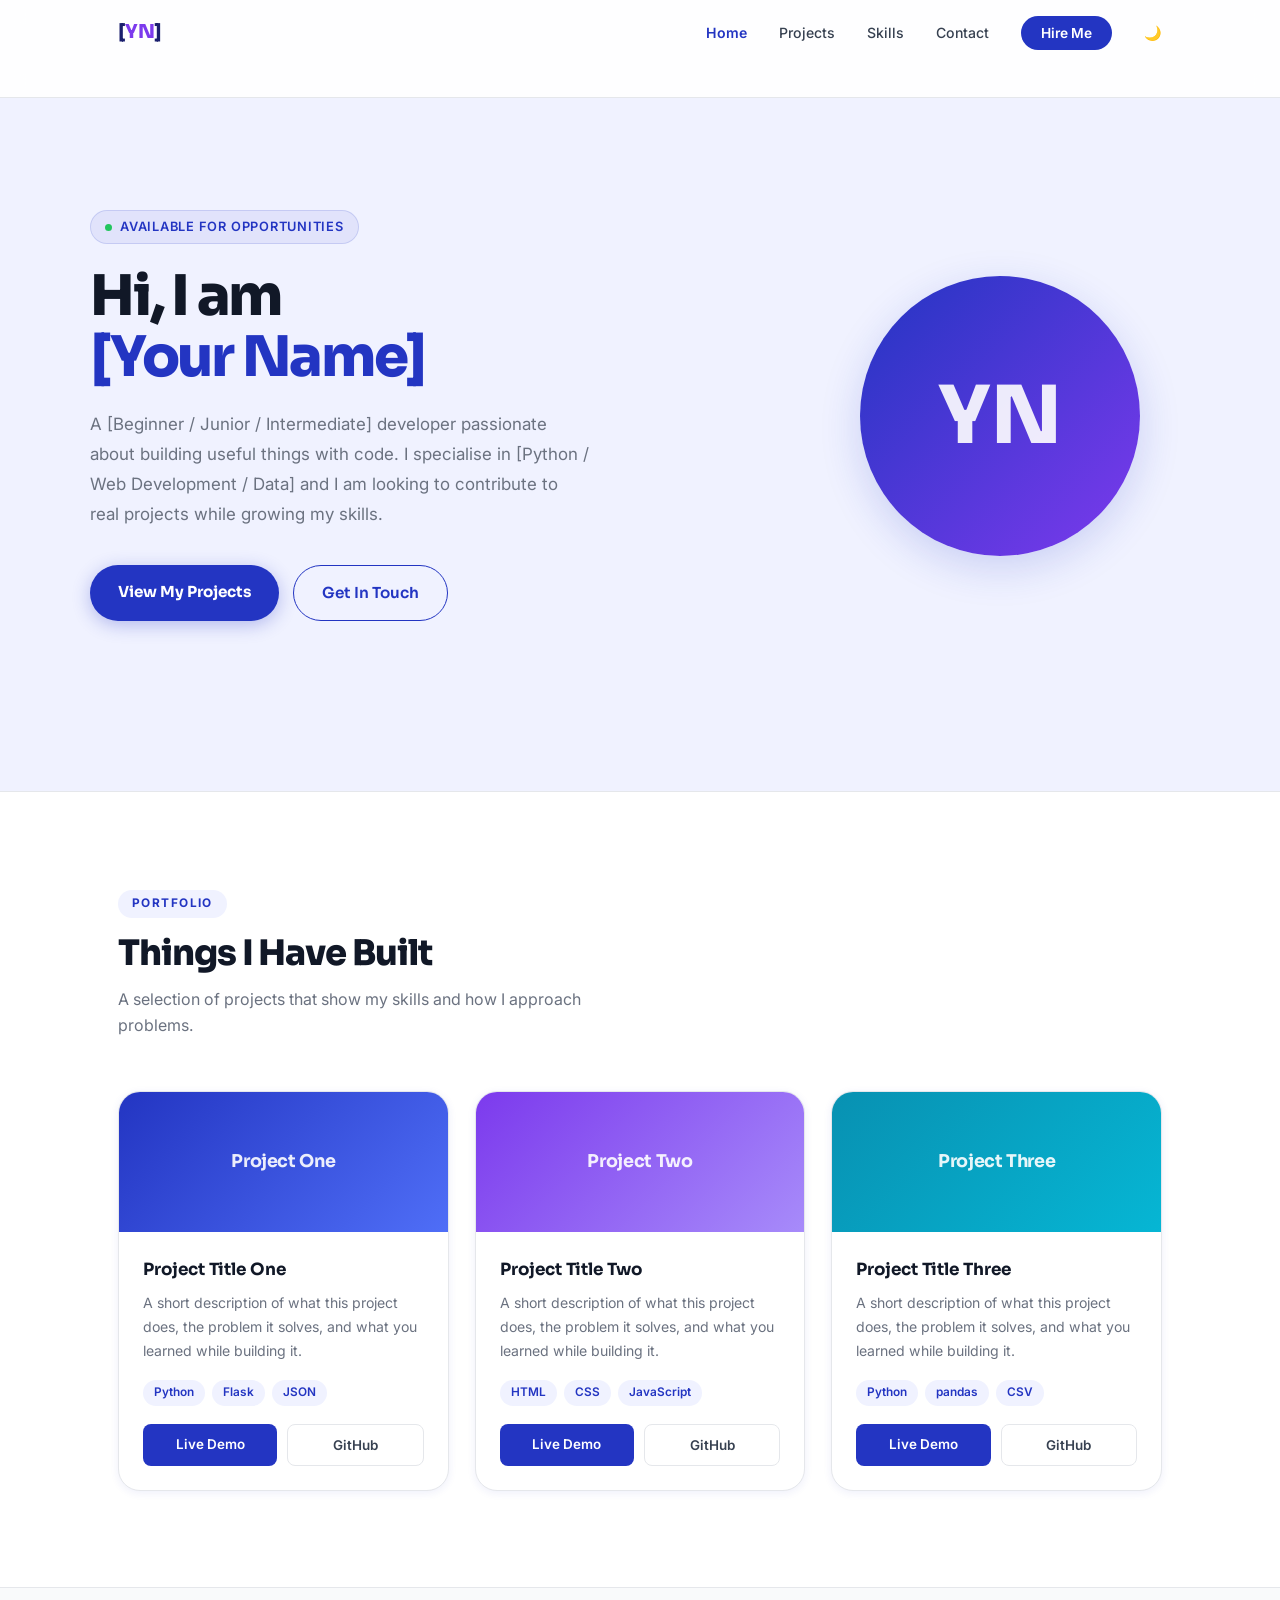
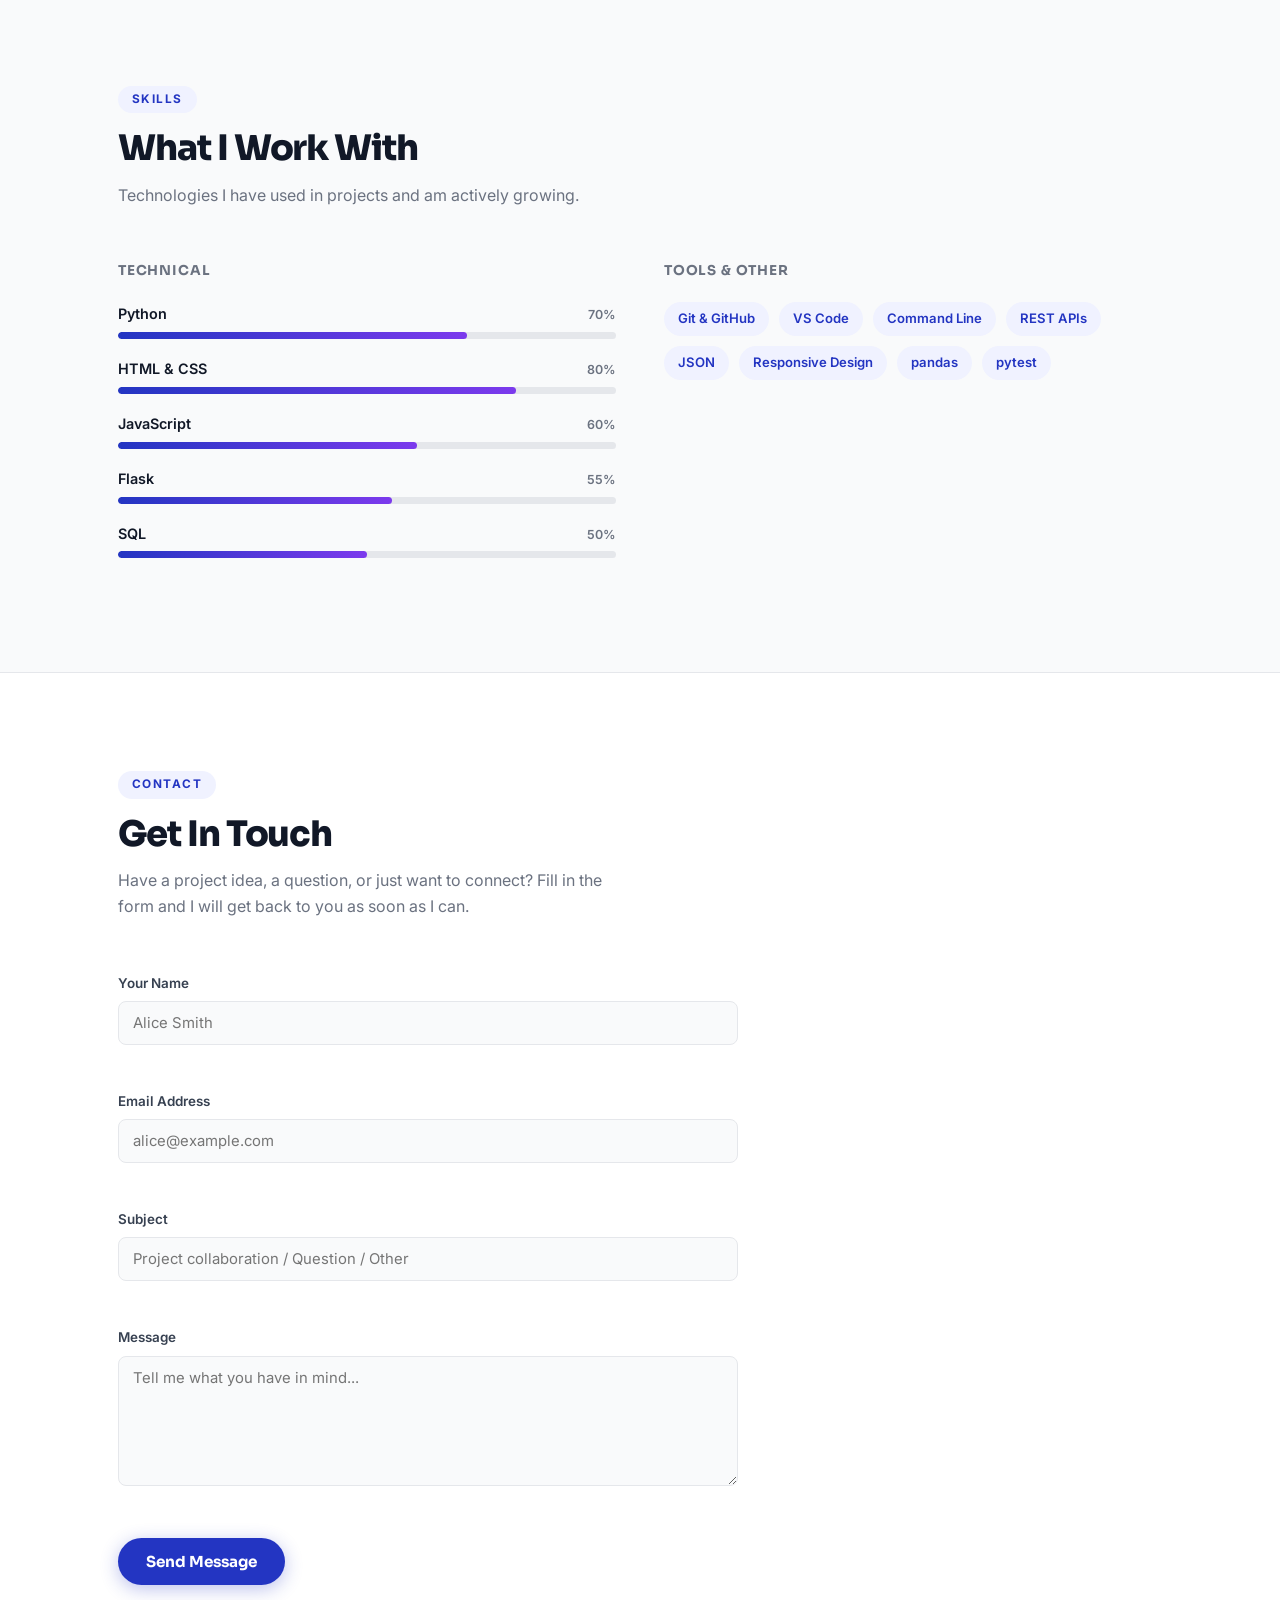
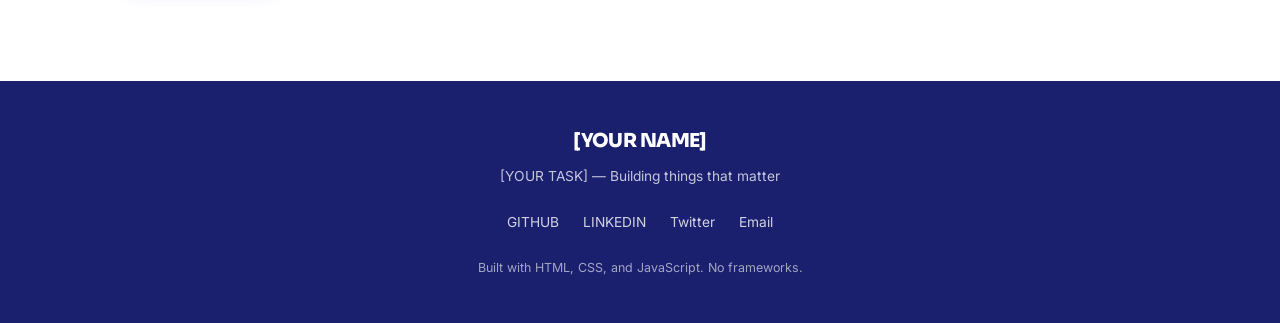
<file: starter_code/portfolio.html>
<!doctype html>
<!--
  portfolio.html
  ==============
  Project:    Personal Portfolio Website
  Difficulty: Beginner
  Skills:     HTML, CSS, JavaScript
  Time:       Low (a few hours)

  What you will build:
      A clean, professional personal portfolio website with five sections:
      navigation, hero, projects grid, skills list, and a contact form.
      The site is fully responsive and uses only HTML, CSS, and
      vanilla JavaScript — no frameworks, no build tools, no installs.

  How to run:
      Open this file directly in any web browser.
      No server or install step needed.

  Learning goals:
      - Writing semantic HTML5 structure
      - Using CSS Flexbox and CSS Grid for layout
      - Making a site responsive with media queries
      - Animating elements on scroll using IntersectionObserver
      - Validating a contact form with vanilla JavaScript
      - Organising CSS with custom properties (variables)

  Roadmap:
      Step 1:  Open the file in a browser — the structure and styles load
      Step 2:  Replace all placeholder text with your real information
      Step 3:  Complete the smooth-scroll navigation in initNavigation()
      Step 4:  Add your real projects to the projects grid (HTML section)
      Step 5:  Complete the skill bar animation in animateSkillBars()
      Step 6:  Complete the scroll reveal animation in initScrollReveal()
      Step 7:  Complete the contact form validation in validateForm()
      Step 8:  Make the mobile hamburger menu open and close in toggleMenu()
      Step 9:  Test every section on a 375px mobile screen using DevTools
      Step 10: Deploy to GitHub Pages (Settings > Pages > Deploy from main)

  Deployment (GitHub Pages):
      1. Push this file to a GitHub repository as index.html
      2. Go to repository Settings > Pages
      3. Set source to "Deploy from a branch" and select main / root
      4. Your site will be live at https://your-username.github.io/repo-name
-->

<html lang="en">
  <head>
    <meta charset="UTF-8" />
    <meta name="viewport" content="width=device-width, initial-scale=1.0" />
    <meta
      name="description"
      content="Portfolio of [Your Name] — [Your Title]"
    />
    <title>[Your Name] — Portfolio</title>

    <!-- Google Fonts -->
    <link
      href="https://fonts.googleapis.com/css2?family=Sora:wght@400;600;700;800&family=Inter:wght@400;500;600&display=swap"
      rel="stylesheet"
    />

    <style>
      /* ==============================================================
       CSS CUSTOM PROPERTIES
       Change these to reskin the entire site instantly.
      ============================================================== */

      /* =========================
   DARK MODE VARIABLES
   ========================= */

 body.dark {
  /* BUMPED UP: Made text brighter so it stands out against deep blue/slate */
  --color-text: #ffffff;       /* Pure white for headers/main titles */
  --color-text-mid: #f3f4f6;   /* Very bright light gray for normal paragraph text */
  --color-text-light: #cbd5e1; /* Clear, readable light gray for captions/muted text */

  /* Your backgrounds are fine, keeping them deep and clean */
  --color-bg: #0f172a;
  --color-bg-soft: #111827;
  --color-bg-hero: #0b1220;

  /* BUMPED UP: Made borders slightly lighter so they are actually visible */
  --color-border: #334155; 

  /* ACCENTS: Vibrant blues that pass contrast rules on dark backgrounds */
  --color-primary: #60a5fa;    /* Bright sky blue */
  --color-primary-dk: #93c5fd; /* Lightened this up so if it's used for text, it's readable */
}
      :root {
        --color-primary: #2335c2;
        --color-primary-dk: #1a1f6e;
        --color-accent: #7c3aed;
        --color-accent-lt: #a78bfa;
        --color-yellow: #fbbf24;
        --color-text: #111827;
        --color-text-mid: #374151;
        --color-text-light: #6b7280;
        --color-border: #e5e7eb;
        --color-bg: #ffffff;
        --color-bg-soft: #f9fafb;
        --color-bg-hero: #f0f2ff;

        --font-display: "Sora", sans-serif;
        --font-body: "Inter", sans-serif;

        --radius-sm: 8px;
        --radius-md: 14px;
        --radius-lg: 22px;
        --radius-full: 9999px;

        --shadow-sm: 0 2px 8px rgba(35, 53, 194, 0.08);
        --shadow-md: 0 6px 24px rgba(35, 53, 194, 0.13);
        --shadow-lg: 0 12px 40px rgba(35, 53, 194, 0.18);

        --transition: 0.2s ease;
      }

      /* ==============================================================
       RESET
       ============================================================== */
      *,
      *::before,
      *::after {
        box-sizing: border-box;
        margin: 0;
        padding: 0;
      }
      html {
        scroll-behavior: smooth;
      }
      body {
        font-family: var(--font-body);
        color: var(--color-text);
        background: var(--color-bg);
        line-height: 1.65;
        -webkit-font-smoothing: antialiased;
      }
      img {
        display: block;
        max-width: 100%;
      }
      a {
        color: var(--color-primary);
        text-decoration: none;
      }
      a:hover {
        text-decoration: underline;
      }
      ul {
        list-style: none;
      }

      /* ==============================================================
       SHARED UTILITIES
       ============================================================== */
      .container {
        max-width: 1100px;
        margin: 0 auto;
        padding: 0 28px;
      }

      .section-label {
        display: inline-block;
        font-size: 0.74rem;
        font-weight: 700;
        letter-spacing: 0.12em;
        text-transform: uppercase;
        color: var(--color-primary);
        background: var(--color-bg-hero);
        border-radius: var(--radius-full);
        padding: 4px 14px;
        margin-bottom: 14px;
      }

      .section-title {
        font-family: var(--font-display);
        font-size: clamp(1.6rem, 3vw, 2.2rem);
        font-weight: 800;
        color: var(--color-text);
        letter-spacing: -0.03em;
        line-height: 1.2;
        margin-bottom: 12px;
      }

      .section-sub {
        font-size: 1rem;
        color: var(--color-text-light);
        max-width: 520px;
        margin-bottom: 52px;
      }

      /* Scroll-reveal: elements start invisible and slide up into view */
      .reveal {
        opacity: 0;
        transform: translateY(28px);
        transition:
          opacity 0.55s ease,
          transform 0.55s ease;
      }
      .reveal.visible {
        opacity: 1;
        transform: translateY(0);
      }

      /* ==============================================================
       NAVIGATION
       ============================================================== */
      .navbar {
        position: fixed;
        top: 0;
        left: 0;
        right: 0;
        z-index: 100;
        background: rgba(255, 255, 255, 0.92);
        backdrop-filter: blur(12px);
        -webkit-backdrop-filter: blur(12px);
        border-bottom: 1px solid var(--color-border);
      }

      body.dark .navbar {
        background: rgba(15, 23, 42, 0.92);
      }

      .nav-inner {
        max-width: 1100px;
        margin: 0 auto;
        padding: 0 28px;
        height: 64px;
        display: flex;
        align-items: center;
        justify-content: space-between;
      }

      .nav-logo {
        font-family: var(--font-display);
        font-size: 1.2rem;
        font-weight: 800;
        color: var(--color-primary-dk);
        letter-spacing: -0.03em;
      }

      /* TODO Step 2: Replace [YN] with your actual initials */
      .nav-logo span {
        color: var(--color-accent);
      }

      .nav-links {
        display: flex;
        align-items: center;
        gap: 32px;
      }

      .nav-link {
        font-size: 0.88rem;
        font-weight: 500;
        color: var(--color-text-mid);
        transition: color var(--transition);
      }
      .nav-link:hover {
        color: var(--color-primary);
        text-decoration: none;
      }
      .nav-link.active {
        color: var(--color-primary);
        font-weight: 600;
      }

      .nav-cta {
        padding: 9px 20px;
        background: var(--color-primary);
        color: #fff;
        border-radius: var(--radius-full);
        font-size: 0.86rem;
        font-weight: 600;
        transition: opacity var(--transition);
      }
      .nav-cta:hover {
        opacity: 0.88;
        text-decoration: none;
      }

      /* Hamburger icon (mobile only) */
      .nav-hamburger {
        display: none;
        flex-direction: column;
        gap: 5px;
        background: none;
        border: none;
        cursor: pointer;
        padding: 4px;
      }
      .nav-hamburger span {
        display: block;
        width: 22px;
        height: 2px;
        background: var(--color-text);
        border-radius: 2px;
        transition:
          transform var(--transition),
          opacity var(--transition);
      }
      /* Hamburger open state — handled by JS */
      .nav-hamburger.open span:nth-child(1) {
        transform: translateY(7px) rotate(45deg);
      }
      .nav-hamburger.open span:nth-child(2) {
        opacity: 0;
      }
      .nav-hamburger.open span:nth-child(3) {
        transform: translateY(-7px) rotate(-45deg);
      }

      /* Mobile nav drawer */
      .nav-mobile {
        display: flex;
        flex-direction: column;
        padding: 12px 28px 20px;
        border-top: 1px solid var(--color-border);
        background: var(--color-bg);

        /* NEW: hidden state */
        max-height: 0;
        overflow: hidden;
        opacity: 0;
        transform: translateY(-10px);
        transition: all 0.3s ease;
      }

      .nav-mobile.open {
        max-height: 300px;
        opacity: 1;
        transform: translateY(0);
      }

      /* ==============================================================
       HERO SECTION
       ============================================================== */
      .hero {
        padding: 130px 28px 90px;
        background: var(--color-bg-hero);
        border-bottom: 1px solid var(--color-border);
        min-height: 88vh;
        display: flex;
        align-items: center;
      }

      .hero-inner {
        max-width: 1100px;
        margin: 0 auto;
        display: grid;
        grid-template-columns: 1fr 380px;
        gap: 64px;
        align-items: center;
        width: 100%;
      }

      .hero-tag {
        display: inline-flex;
        align-items: center;
        gap: 8px;
        font-size: 0.8rem;
        font-weight: 600;
        letter-spacing: 0.06em;
        text-transform: uppercase;
        color: var(--color-primary);
        background: rgba(35, 53, 194, 0.07);
        border: 1px solid rgba(35, 53, 194, 0.15);
        border-radius: var(--radius-full);
        padding: 5px 14px;
        margin-bottom: 22px;
      }
      .hero-tag-dot {
        width: 7px;
        height: 7px;
        border-radius: 50%;
        background: #22c55e;
      }

      .hero-heading {
        font-family: var(--font-display);
        font-size: clamp(2.2rem, 5vw, 3.5rem);
        font-weight: 800;
        color: var(--color-text);
        letter-spacing: -0.04em;
        line-height: 1.1;
        margin-bottom: 20px;
      }
      .hero-heading .accent {
        color: var(--color-primary);
      }

      .hero-sub {
        font-size: 1.06rem;
        color: var(--color-text-light);
        line-height: 1.78;
        max-width: 500px;
        margin-bottom: 36px;
      }

      .hero-actions {
        display: flex;
        gap: 14px;
        flex-wrap: wrap;
      }

      .btn-primary {
        padding: 14px 28px;
        background: var(--color-primary);
        color: #fff;
        border: none;
        border-radius: var(--radius-full);
        font-family: var(--font-display);
        font-size: 0.95rem;
        font-weight: 700;
        cursor: pointer;
        box-shadow: 0 4px 18px rgba(35, 53, 194, 0.3);
        transition:
          opacity var(--transition),
          transform var(--transition);
        text-decoration: none;
        display: inline-block;
      }
      .btn-primary:hover {
        opacity: 0.9;
        transform: translateY(-2px);
        text-decoration: none;
      }

      .btn-ghost {
        padding: 14px 28px;
        background: transparent;
        color: var(--color-primary);
        border: 1.5px solid var(--color-primary);
        border-radius: var(--radius-full);
        font-family: var(--font-display);
        font-size: 0.95rem;
        font-weight: 600;
        cursor: pointer;
        transition: background var(--transition);
        text-decoration: none;
        display: inline-block;
      }
      .btn-ghost:hover {
        background: var(--color-bg-hero);
        text-decoration: none;
      }

      /* Avatar placeholder on the right side of the hero */
      .hero-avatar-wrap {
        display: flex;
        justify-content: center;
      }
      .hero-avatar {
        width: 280px;
        height: 280px;
        border-radius: 50%;
        background: linear-gradient(
          135deg,
          var(--color-primary) 0%,
          var(--color-accent) 100%
        );
        display: flex;
        align-items: center;
        justify-content: center;
        font-family: var(--font-display);
        font-size: 5rem;
        font-weight: 800;
        color: rgba(255, 255, 255, 0.9);
        box-shadow: var(--shadow-lg);
        flex-shrink: 0;

        /* TODO Step 2: Replace this with an <img> tag pointing to your real photo.
         Example: <img src="photo.jpg" alt="Your Name" class="hero-avatar" />
         Then remove the background-color and text content. */
      }

      /* ==============================================================
       PROJECTS SECTION
       ============================================================== */
      .projects-section {
        padding: 96px 0;
        background: var(--color-bg);
      }

      .projects-grid {
        display: grid;
        grid-template-columns: repeat(auto-fill, minmax(300px, 1fr));
        gap: 26px;
      }

      .project-card {
        border: 1.5px solid var(--color-border);
        border-radius: var(--radius-lg);
        overflow: hidden;
        background: var(--color-bg);
        box-shadow: var(--shadow-sm);
        display: flex;
        flex-direction: column;
        transition:
          box-shadow var(--transition),
          transform var(--transition),
          border-color var(--transition);
      }
      .project-card:hover {
        box-shadow: var(--shadow-md);
        transform: translateY(-5px);
        border-color: rgba(35, 53, 194, 0.25);
      }

      /* Coloured banner at the top of each card */
      .project-banner {
        height: 140px;
        display: flex;
        align-items: center;
        justify-content: center;
        font-family: var(--font-display);
        font-size: 1.1rem;
        font-weight: 700;
        color: rgba(255, 255, 255, 0.9);
        letter-spacing: -0.02em;
      }

      /* TODO Step 4: Replace these generic colours with real project screenshots.
       Use <img src="screenshot.png" alt="..." class="project-banner-img" loading="lazy" />
       and set height: 180px on .project-card img */

      .banner-blue {
        background: linear-gradient(135deg, #2335c2, #4f6ef7);
      }
      .banner-purple {
        background: linear-gradient(135deg, #7c3aed, #a78bfa);
      }
      .banner-teal {
        background: linear-gradient(135deg, #0891b2, #06b6d4);
      }

      .project-body {
        padding: 24px;
        flex: 1;
        display: flex;
        flex-direction: column;
      }

      .project-title {
        font-family: var(--font-display);
        font-size: 1.05rem;
        font-weight: 700;
        color: var(--color-text);
        margin-bottom: 8px;
      }

      .project-desc {
        font-size: 0.88rem;
        color: var(--color-text-light);
        line-height: 1.68;
        flex: 1;
        margin-bottom: 18px;
      }

      .project-tags {
        display: flex;
        flex-wrap: wrap;
        gap: 7px;
        margin-bottom: 18px;
      }
      .tag {
        font-size: 0.74rem;
        font-weight: 600;
        padding: 3px 11px;
        border-radius: var(--radius-full);
        background: var(--color-bg-hero);
        color: var(--color-primary);
      }

      .project-links {
        display: flex;
        gap: 10px;
      }
      .project-link {
        flex: 1;
        padding: 9px 14px;
        font-size: 0.84rem;
        font-weight: 600;
        text-align: center;
        border-radius: var(--radius-sm);
        transition:
          background var(--transition),
          color var(--transition);
      }
      .project-link--primary {
        background: var(--color-primary);
        color: #fff;
      }
      .project-link--primary:hover {
        opacity: 0.88;
        text-decoration: none;
        color: #fff;
      }
      .project-link--ghost {
        border: 1.5px solid var(--color-border);
        color: var(--color-text-mid);
      }
      .project-link--ghost:hover {
        border-color: var(--color-primary);
        color: var(--color-primary);
        text-decoration: none;
      }

      /* ==============================================================
       SKILLS SECTION
       ============================================================== */
      .skills-section {
        padding: 96px 0;
        background: var(--color-bg-soft);
        border-top: 1px solid var(--color-border);
        border-bottom: 1px solid var(--color-border);
      }

      .skills-grid {
        display: grid;
        grid-template-columns: 1fr 1fr;
        gap: 48px;
      }

      .skills-group-title {
        font-family: var(--font-display);
        font-size: 0.85rem;
        font-weight: 700;
        letter-spacing: 0.06em;
        text-transform: uppercase;
        color: var(--color-text-light);
        margin-bottom: 20px;
      }

      .skill-item {
        margin-bottom: 18px;
      }

      .skill-header {
        display: flex;
        justify-content: space-between;
        align-items: baseline;
        margin-bottom: 6px;
      }
      .skill-name {
        font-size: 0.9rem;
        font-weight: 600;
        color: var(--color-text);
      }
      .skill-pct {
        font-size: 0.78rem;
        font-weight: 600;
        color: var(--color-text-light);
      }

      .skill-track {
        height: 7px;
        background: var(--color-border);
        border-radius: var(--radius-full);
        overflow: hidden;
      }
      /* Width starts at 0 and is animated to data-pct by JS */
      .skill-bar {
        height: 100%;
        width: 0%;
        background: linear-gradient(
          90deg,
          var(--color-primary),
          var(--color-accent)
        );
        border-radius: var(--radius-full);
        transition: width 1s ease;
      }

      /* ==============================================================
       CONTACT SECTION
       ============================================================== */
      .contact-section {
        padding: 96px 0;
        background: var(--color-bg);
      }

      .contact-inner {
        max-width: 620px;
      }

      .form-group {
        margin-bottom: 22px;
      }

      label {
        display: block;
        font-size: 0.84rem;
        font-weight: 600;
        color: var(--color-text-mid);
        margin-bottom: 7px;
      }

      .form-control {
        width: 100%;
        padding: 12px 14px;
        border: 1.5px solid var(--color-border);
        border-radius: var(--radius-sm);
        font-family: var(--font-body);
        font-size: 0.93rem;
        color: var(--color-text);
        background: var(--color-bg-soft);
        transition:
          border-color var(--transition),
          box-shadow var(--transition);
      }
      .form-control:focus {
        outline: none;
        border-color: var(--color-primary);
        box-shadow: 0 0 0 3px rgba(35, 53, 194, 0.1);
        background: #fff;
      }
      .form-control.error-field {
        border-color: #dc2626;
      }

      textarea.form-control {
        resize: vertical;
        min-height: 130px;
      }

      .form-error {
        font-size: 0.8rem;
        color: #dc2626;
        margin-top: 5px;
        min-height: 18px;
        font-weight: 500;
      }

      .form-success {
        padding: 14px 18px;
        background: #dcfce7;
        border: 1px solid #86efac;
        border-radius: var(--radius-sm);
        font-size: 0.88rem;
        color: #166534;
        font-weight: 500;
        display: none;
        margin-bottom: 16px;
      }

      
/* LIGHT MODE (Default): Deep blue background, clean white text */
.contact-section button, 
.btn-primary, 
.submit-btn {
  color: #ffffff !important; 
  font-weight: 700;
}

/* DARK MODE: Light blue background, crisp black text */
body.dark .contact-section button, 
body.dark .btn-primary, 
body.dark .submit-btn {
  color: #0f172a !important;
}

 /* ==============================================================
   FOOTER STRUCTURE
   ============================================================== */
.footer {
  background: var(--color-primary-dk);
  padding: 44px 28px;
  text-align: center;
}
.footer-name {
  font-family: var(--font-display);
  font-size: 1.2rem;
  font-weight: 800;
  letter-spacing: -0.03em;
  margin-bottom: 8px;
}
.footer-tagline {
  font-size: 0.86rem;
  margin-bottom: 24px;
}
.footer-links {
  display: flex;
  justify-content: center;
  gap: 24px;
  flex-wrap: wrap;
}
.footer-links a {
  font-size: 0.86rem;
  transition: color var(--transition);
}
.footer-links a:hover {
  text-decoration: underline;
}
.footer-copy {
  font-size: 0.78rem;
  margin-top: 24px;
}

/* ==============================================================
   FOOTER COLORS: LIGHT MODE (Default - White Text)
   ============================================================== */
.footer-name {
  color: #ffffff !important;
}
.footer-tagline {
  color: rgba(255, 255, 255, 0.75) !important;
}
.footer-links a {
  color: rgba(255, 255, 255, 0.8) !important;
}
.footer-links a:hover {
  color: #ffffff !important;
}
.footer-copy {
  color: rgba(255, 255, 255, 0.6) !important;
}

/* ==============================================================
   FOOTER COLORS: DARK MODE (body.dark - Black Text)
   ============================================================== */
body.dark .footer-name {
  color: #0f172a !important;
}
body.dark .footer-tagline {
  color: rgba(15, 23, 42, 0.75) !important;
}
body.dark .footer-links a {
  color: rgba(15, 23, 42, 0.8) !important;
}
body.dark .footer-links a:hover {
  color: #000000 !important;
}
body.dark .footer-copy {
  color: rgba(15, 23, 42, 0.6) !important;
}

      
      /* ==============================================================
       RESPONSIVE
       ============================================================== */
      @media (max-width: 900px) {
        .hero-inner {
          grid-template-columns: 1fr;
        }
        .hero-avatar-wrap {
          order: -1;
        }
        .hero-avatar {
          width: 180px;
          height: 180px;
          font-size: 3rem;
        }
        .skills-grid {
          grid-template-columns: 1fr;
          gap: 32px;
        }
      }

      @media (max-width: 640px) {
        .nav-links {
          display: none;
        }
        .nav-hamburger {
          display: flex;
        }
        .hero {
          padding: 110px 20px 72px;
        }
        .hero-heading {
          font-size: 2rem;
        }
        .container {
          padding: 0 20px;
        }
        .projects-grid {
          grid-template-columns: 1fr;
        }
      }
    </style>
  </head>
  <body>
    <!-- ============================================================
       NAVIGATION
       ============================================================ -->
    <nav class="navbar" id="navbar">
      <div class="nav-inner">
        <!-- TODO Step 2: Replace [YN] with your initials and [Your Name] below -->
        <a href="#home" class="nav-logo">[<span>YN</span>]</a>
        

        <ul class="nav-links">
          <li><a href="#home" class="nav-link active">Home</a></li>
          <li><a href="#projects" class="nav-link">Projects</a></li>
          <li><a href="#skills" class="nav-link">Skills</a></li>
          <li><a href="#contact" class="nav-link">Contact</a></li>
          <li><a href="#contact" class="nav-cta">Hire Me</a></li>

          <li>
          <button
            id="theme-toggle"
            class="nav-link"
            style="background: none; border: none; cursor: pointer"
            aria-label="Toggle dark mode"
          >
            🌙
          </button>
        </li>

        </ul>

        <button
          class="nav-hamburger"
          id="hamburger"
          aria-label="Toggle navigation"
          aria-expanded="false"
        >
          <span></span><span></span><span></span>
        </button>
      </div>

      <!-- Mobile navigation drawer -->
      <div class="nav-mobile" id="nav-mobile">
        <a href="#home" onclick="closeMenu()">Home</a>
        <a href="#projects" onclick="closeMenu()">Projects</a>
        <a href="#skills" onclick="closeMenu()">Skills</a>
        <a href="#contact" onclick="closeMenu()">Contact</a>
      </div>
    </nav>

    <!-- ============================================================
       HERO SECTION
       ============================================================ -->
    <section class="hero" id="home">
      <div class="hero-inner">
        <div class="hero-copy">
          <!-- TODO Step 2: Update the tag text to reflect your current status -->
          <div class="hero-tag">
            <span class="hero-tag-dot"></span>
            Available for opportunities
          </div>

          <!-- TODO Step 2: Replace with your real name and title -->
          <h1 class="hero-heading">
            Hi, I am<br />
            <span class="accent">[Your Name]</span>
          </h1>

          <!-- TODO Step 2: Write 2-3 sentences about yourself -->
          <p class="hero-sub">
            A [Beginner / Junior / Intermediate] developer passionate about
            building useful things with code. I specialise in [Python / Web
            Development / Data] and I am looking to contribute to real projects
            while growing my skills.
          </p>

          <div class="hero-actions">
            <a href="#projects" class="btn-primary">View My Projects</a>
            <a href="#contact" class="btn-ghost">Get In Touch</a>
          </div>
        </div>

        <!-- TODO Step 2: Replace the initials with your photo -->
        <div class="hero-avatar-wrap">
          <div class="hero-avatar" aria-label="Profile photo placeholder">
            <!-- Replace this entire div with:
               <img src="your-photo.jpg" alt="[Your Name]" class="hero-avatar" />
          -->
            YN
          </div>
        </div>
      </div>
    </section>

    <!-- ============================================================
       PROJECTS SECTION
       ============================================================ -->
    <section class="projects-section" id="projects">
      <div class="container">
        <div class="reveal">
          <div class="section-label">Portfolio</div>
          <h2 class="section-title">Things I Have Built</h2>
          <p class="section-sub">
            A selection of projects that show my skills and how I approach
            problems.
            <!-- TODO Step 4: Update this text -->
          </p>
        </div>

        <div class="projects-grid">
          <!-- ---- Project Card 1 ---- -->
          <!-- TODO Step 4: Replace with your real project details -->

          <article class="project-card reveal">
            <div class="project-banner banner-blue">
              <!-- Replace this with a screenshot: <img src="screenshot.png" alt="Project name" loading="lazy"> -->

              Project One
            </div>
            <div class="project-body">
              <h3 class="project-title">Project Title One</h3>
              <p class="project-desc">
                A short description of what this project does, the problem it
                solves, and what you learned while building it.
              </p>
              <div class="project-tags">
                <span class="tag">Python</span>
                <span class="tag">Flask</span>
                <span class="tag">JSON</span>
              </div>
              <div class="project-links">
                <!-- TODO Step 4: Replace # with your real GitHub and live URLs -->

                <a
                  href="#"
                  class="project-link project-link--primary"
                  target="_blank"
                  rel="noopener noreferrer"
                  >Live Demo</a
                >
                <a
                  href="#"
                  class="project-link project-link--ghost"
                  target="_blank"
                  rel="noopener noreferrer"
                  >GitHub</a
                >
              </div>
            </div>
          </article>

          <!-- ---- Project Card 2 ---- -->
          <article class="project-card reveal">
            <div class="project-banner banner-purple">Project Two</div>
            <div class="project-body">
              <h3 class="project-title">Project Title Two</h3>
              <p class="project-desc">
                A short description of what this project does, the problem it
                solves, and what you learned while building it.
              </p>
              <div class="project-tags">
                <span class="tag">HTML</span>
                <span class="tag">CSS</span>
                <span class="tag">JavaScript</span>
              </div>
              <div class="project-links">
                <a
                  href="#"
                  class="project-link project-link--primary"
                  target="_blank"
                  rel="noopener noreferrer"
                  >Live Demo</a
                >
                <a
                  href="#"
                  class="project-link project-link--ghost"
                  target="_blank"
                  rel="noopener noreferrer"
                  >GitHub</a
                >
              </div>
            </div>
          </article>

          <!-- ---- Project Card 3 ---- -->
          <article class="project-card reveal">
            <div class="project-banner banner-teal">Project Three</div>
            <div class="project-body">
              <h3 class="project-title">Project Title Three</h3>
              <p class="project-desc">
                A short description of what this project does, the problem it
                solves, and what you learned while building it.
              </p>
              <div class="project-tags">
                <span class="tag">Python</span>
                <span class="tag">pandas</span>
                <span class="tag">CSV</span>
              </div>
              <div class="project-links">
                <a
                  href="#"
                  class="project-link project-link--primary"
                  target="_blank"
                  rel="noopener noreferrer"
                  >Live Demo</a
                >
                <a
                  href="#"
                  class="project-link project-link--ghost"
                  target="_blank"
                  rel="noopener noreferrer"
                  >GitHub</a
                >
              </div>
            </div>
          </article>
        </div>
      </div>
    </section>

    <!-- ============================================================
       SKILLS SECTION
       ============================================================ -->
    <section class="skills-section" id="skills">
      <div class="container">
        <div class="reveal">
          <div class="section-label">Skills</div>
          <h2 class="section-title">What I Work With</h2>
          <p class="section-sub">
            Technologies I have used in projects and am actively growing.
          </p>
        </div>

        <div class="skills-grid reveal">
          <!-- Left column: technical skills with animated bars -->
          <div>
            <p class="skills-group-title">Technical</p>

            <!--
            data-pct sets the target width for the animated bar.
            TODO Step 2: Update skill names and percentages to match your real abilities.
            Be honest — interviewers will ask about anything on your portfolio.
          -->
            <div class="skill-item">
              <div class="skill-header">
                <span class="skill-name">Python</span>
                <span class="skill-pct">70%</span>
              </div>
              <div class="skill-track">
                <div class="skill-bar" data-pct="70"></div>
              </div>
            </div>

            <div class="skill-item">
              <div class="skill-header">
                <span class="skill-name">HTML &amp; CSS</span>
                <span class="skill-pct">80%</span>
              </div>
              <div class="skill-track">
                <div class="skill-bar" data-pct="80"></div>
              </div>
            </div>

            <div class="skill-item">
              <div class="skill-header">
                <span class="skill-name">JavaScript</span>
                <span class="skill-pct">60%</span>
              </div>
              <div class="skill-track">
                <div class="skill-bar" data-pct="60"></div>
              </div>
            </div>

            <div class="skill-item">
              <div class="skill-header">
                <span class="skill-name">Flask</span>
                <span class="skill-pct">55%</span>
              </div>
              <div class="skill-track">
                <div class="skill-bar" data-pct="55"></div>
              </div>
            </div>

            <div class="skill-item">
              <div class="skill-header">
                <span class="skill-name">SQL</span>
                <span class="skill-pct">50%</span>
              </div>
              <div class="skill-track">
                <div class="skill-bar" data-pct="50"></div>
              </div>
            </div>
          </div>

          <!-- Right column: other skills as a tag cloud -->
          <div>
            <p class="skills-group-title">Tools &amp; Other</p>
            <!-- TODO Step 2: Add or remove tags to match your real toolkit -->
            <div class="project-tags" style="gap: 10px">
              <span class="tag" style="font-size: 0.82rem; padding: 6px 14px"
                >Git &amp; GitHub</span
              >
              <span class="tag" style="font-size: 0.82rem; padding: 6px 14px"
                >VS Code</span
              >
              <span class="tag" style="font-size: 0.82rem; padding: 6px 14px"
                >Command Line</span
              >
              <span class="tag" style="font-size: 0.82rem; padding: 6px 14px"
                >REST APIs</span
              >
              <span class="tag" style="font-size: 0.82rem; padding: 6px 14px"
                >JSON</span
              >
              <span class="tag" style="font-size: 0.82rem; padding: 6px 14px"
                >Responsive Design</span
              >
              <span class="tag" style="font-size: 0.82rem; padding: 6px 14px"
                >pandas</span
              >
              <span class="tag" style="font-size: 0.82rem; padding: 6px 14px"
                >pytest</span
              >
            </div>
          </div>
        </div>
      </div>
    </section>

    <!-- ============================================================
       CONTACT SECTION
       ============================================================ -->
    <section class="contact-section" id="contact">
      <div class="container">
        <div class="contact-inner">
          <div class="reveal">
            <div class="section-label">Contact</div>
            <h2 class="section-title">Get In Touch</h2>
            <p class="section-sub">
              Have a project idea, a question, or just want to connect? Fill in
              the form and I will get back to you as soon as I can.
            </p>
          </div>

          <!-- Success message (shown after valid submission) -->
          <div class="form-success" id="form-success">
            Your message has been sent. I will be in touch soon.
          </div>

          <form id="contact-form" class="reveal" novalidate>
            <div class="form-group">
              <label for="name">Your Name</label>
              <input
                type="text"
                id="name"
                name="name"
                class="form-control"
                placeholder="Alice Smith"
                autocomplete="name"
              />
              <div class="form-error" id="name-error"></div>
            </div>

            <div class="form-group">
              <label for="email">Email Address</label>
              <input
                type="email"
                id="email"
                name="email"
                class="form-control"
                placeholder="alice@example.com"
                autocomplete="email"
              />
              <div class="form-error" id="email-error"></div>
            </div>

            <div class="form-group">
              <label for="subject">Subject</label>
              <input
                type="text"
                id="subject"
                name="subject"
                class="form-control"
                placeholder="Project collaboration / Question / Other"
              />
              <div class="form-error" id="subject-error"></div>
            </div>

            <div class="form-group">
              <label for="message">Message</label>
              <textarea
                id="message"
                name="message"
                class="form-control"
                placeholder="Tell me what you have in mind..."
              ></textarea>
              <div class="form-error" id="message-error"></div>
            </div>

            <button type="submit" class="btn-primary" id="submit-btn">
              Send Message
            </button>
          </form>
        </div>
      </div>
    </section>

    <!-- ============================================================
       FOOTER
       ============================================================ -->
    <footer class="footer">
      <!-- TODO Step 2: Replace [Your Name] and [Your Title] -->

      <div class="footer-name">[YOUR NAME]</div>
      <p class="footer-tagline">[YOUR TASK] — Building things that matter</p>

      <div class="footer-links">
        <!-- TODO Step 2: Replace # with your real profile URLs -->

        <a href="#" target="_blank" rel="noopener noreferrer">GITHUB</a>
        <a href="#" target="_blank" rel="noopener noreferrer">LINKEDIN</a>
        <a href="#" target="_blank" rel="noopener noreferrer">Twitter</a>
        <a href="mailto:you@example.com">Email</a>
      </div>

      <p class="footer-copy">
        Built with HTML, CSS, and JavaScript. No frameworks.
      </p>
    </footer>

    <!-- ============================================================
       JAVASCRIPT
       ============================================================ -->
    <script>
      // =========================
      // DARK MODE TOGGLE
      // =========================

      function initTheme() {
  var toggleBtn = document.getElementById("theme-toggle");
  var body = document.body;

  var savedTheme = localStorage.getItem("theme");

  if (savedTheme === "dark") {
    body.classList.add("dark");
    toggleBtn.textContent = "☀️";
    toggleBtn.setAttribute("aria-label", "Switch to light mode");
  } else {
    toggleBtn.setAttribute("aria-label", "Switch to dark mode");
  }

  toggleBtn.addEventListener("click", function () {
    body.classList.toggle("dark");

    var isDark = body.classList.contains("dark");

    toggleBtn.textContent = isDark ? "☀️" : "🌙";
    toggleBtn.setAttribute(
      "aria-label",
      isDark ? "Switch to light mode" : "Switch to dark mode"
    );

    localStorage.setItem("theme", isDark ? "dark" : "light");
  });
}

      // ==========================================================
      // TODO Step 3: initNavigation()
      // Highlight the correct nav link as the user scrolls between sections.
      //
      // Tasks:
      //   1. Collect all nav links: document.querySelectorAll(".nav-link")
      //   2. Collect all sections with an id: document.querySelectorAll("section[id]")
      //   3. Add a "scroll" event listener to window.
      //   4. On each scroll event, find which section is currently in the
      //      viewport by comparing window.scrollY to section.offsetTop.
      //      The active section is the one whose top is just above the middle
      //      of the viewport:
      //        section.offsetTop - window.innerHeight / 2 <= window.scrollY
      //   5. Remove "active" class from all nav links.
      //   6. Add "active" class to the link whose href matches #<section.id>.
      // ==========================================================

      function initNavigation() {
        const navLinks = document.querySelectorAll(".nav-link");
        const sections = document.querySelectorAll("section[id]");

        function updateActiveLink() {
          let currentSection = "";

          sections.forEach((section) => {
            const sectionTop = section.offsetTop - window.innerHeight / 2;

            if (window.scrollY >= sectionTop) {
              currentSection = section.getAttribute("id");
            }
          });

          navLinks.forEach((link) => {
            link.classList.remove("active");

            if (link.getAttribute("href") === `#${currentSection}`) {
              link.classList.add("active");
            }
          });
        }

        window.addEventListener("scroll", updateActiveLink);

        updateActiveLink();
      }

      // ==========================================================
      // TODO Step 8: toggleMenu() and closeMenu()
      // Open and close the mobile navigation drawer.
      //
      // toggleMenu() tasks:
      //   1. Toggle the "open" class on #hamburger.
      //   2. Toggle the "open" class on #nav-mobile.
      //   3. Update aria-expanded on the hamburger button:
      //        var isOpen = hamburger.classList.contains("open");
      //        hamburger.setAttribute("aria-expanded", isOpen);
      //
      // closeMenu() tasks:
      //   1. Remove "open" from #hamburger.
      //   2. Remove "open" from #nav-mobile.
      //   3. Set aria-expanded to "false".
      //
      // Wire toggleMenu() to the hamburger button's onclick below.
      // closeMenu() is already called by each mobile nav link (see HTML).
      // ==========================================================

      function toggleMenu() {
        // --- Write your code here ---
        const hamburger = document.getElementById("hamburger");
        const mobileNav = document.getElementById("nav-mobile");

        hamburger.classList.toggle("open");
        mobileNav.classList.toggle("open");

        const isOpen = hamburger.classList.contains("open");
        hamburger.setAttribute("aria-expanded", isOpen);
      }

      function closeMenu() {
        const hamburger = document.getElementById("hamburger");
        const mobileNav = document.getElementById("nav-mobile");

        hamburger.classList.remove("open");
        mobileNav.classList.remove("open");

        hamburger.setAttribute("aria-expanded", "false");
      }

      // Wire the hamburger button — already connected, no change needed here
      document
        .getElementById("hamburger")
        .addEventListener("click", toggleMenu);

      // ==========================================================
      // TODO Step 5: animateSkillBars()
      // Animate the skill bar widths from 0% to their data-pct value.
      //
      // Tasks:
      //   1. Select all elements with class "skill-bar":
      //        document.querySelectorAll(".skill-bar")
      //   2. Loop through each bar.
      //   3. Read the target percentage: bar.getAttribute("data-pct")
      //   4. Set bar.style.width = pct + "%"
      //      The CSS transition: width 1s ease handles the animation automatically.
      //
      // This function is called by initScrollReveal() when the skills section
      // enters the viewport — so the animation only fires when the user can see it.
      // ==========================================================

      function animateSkillBars() {
        // --- Write your code here ---
        const bars = document.querySelectorAll(".skill-bar");

        bars.forEach((bar) => {
          const pct = bar.getAttribute("data-pct");

          bar.style.width = pct + "%";
        });
      }

      // ==========================================================
      // TODO Step 6: initScrollReveal()
      // Use IntersectionObserver to reveal elements as they scroll into view.
      //
      // Tasks:
      //   1. Select all elements with class "reveal".
      //   2. Create an IntersectionObserver:
      //        var observer = new IntersectionObserver(function(entries) {
      //            entries.forEach(function(entry) {
      //                if (entry.isIntersecting) {
      //                    entry.target.classList.add("visible");
      //                    // If this is the skills section, animate bars
      //                    if (entry.target.closest("#skills")) {
      //                        animateSkillBars();
      //                    }
      //                    observer.unobserve(entry.target); // Fire once only
      //                }
      //            });
      //        }, { threshold: 0.15 }); // Fire when 15% of element is visible
      //   3. Call observer.observe(el) on each reveal element.
      // ==========================================================

      function initScrollReveal() {
        // --- Write your code here ---
        const revealElements = document.querySelectorAll(".reveal");

        const observer = new IntersectionObserver(
          function (entries) {
            entries.forEach(function (entry) {
              if (entry.isIntersecting) {
                entry.target.classList.add("visible");

                if (entry.target.closest("#skills")) {
                  animateSkillBars();
                }

                observer.unobserve(entry.target);
              }
            });
          },
          {
            threshold: 0.15,
          },
        );

        revealElements.forEach((el) => {
          observer.observe(el);
        });
      }

      // ==========================================================
      // TODO Step 7: validateForm()
      // Validate the contact form before "submitting" it.
      //
      // Validation rules:
      //   name    — required, at least 2 characters
      //   email   — required, must contain "@" and "."
      //   subject — required, at least 3 characters
      //   message — required, at least 10 characters
      //
      // Tasks:
      //   1. Read the value from each field using document.getElementById().value.trim()
      //   2. For each field, check the rule above.
      //   3. If a rule fails:
      //        - Show the error message in the field's #<name>-error div.
      //        - Add the "error-field" CSS class to the input.
      //        - Set a flag: var isValid = false/
      //   4. If a rule passes:
      //        - Clear the error div.
      //        - Remove "error-field" from the input.
      //   5. If all rules pass (isValid is true):
      //        - Hide the form: document.getElementById("contact-form").style.display = "none"
      //        - Show the success message: document.getElementById("form-success").style.display = "block"
      //        - Note: in a real project you would send the data to a backend here.
      //          For now, just showing the success message is enough.
      //   6. Return isValid.
      // ==========================================================

      function validateForm() {
        var isValid = true;
        const name = document.getElementById("name").value.trim();

        const email = document.getElementById("email").value.trim();

        const subject = document.getElementById("subject").value.trim();

        const message = document.getElementById("message").value.trim();

        function showError(field, messageText) {
          document.getElementById(`${field}-error`).textContent = messageText;

          document.getElementById(field).classList.add("error-field");

          isValid = false;
        }

        function clearError(field) {
          document.getElementById(`${field}-error`).textContent = "";

          document.getElementById(field).classList.remove("error-field");
        }

        // Name validation
        if (name.length < 2) {
          showError("name", "Name must be at least 2 characters");
        } else {
          clearError("name");
        }

        // Email validation
        if (!email.includes("@") || !email.includes(".")) {
          showError("email", "Enter a valid email address");
        } else {
          clearError("email");
        }

        // Subject validation
        if (subject.length < 3) {
          showError("subject", "Subject must be at least 3 characters");
        } else {
          clearError("subject");
        }

        // Message validation
        if (message.length < 10) {
          showError("message", "Message must be at least 10 characters");
        } else {
          clearError("message");
        }

        // Success
        if (isValid) {
          document.getElementById("contact-form").style.display = "none";

          document.getElementById("form-success").style.display = "block";
        }

        return isValid;
      }

      // ==========================================================
      // Form submit handler — already wired, no changes needed
      // ==========================================================
      document
        .getElementById("contact-form")
        .addEventListener("submit", function (e) {
          e.preventDefault();
          validateForm();
        });

      // ==========================================================
      // Initialise everything on page load
      // ==========================================================
      document.addEventListener("DOMContentLoaded", function () {
        initNavigation();
        initScrollReveal();
        initTheme();
      });

      document.querySelectorAll(".nav-mobile a").forEach((link) => {
        link.addEventListener("click", closeMenu);
      });

      document.addEventListener("click", (e) => {
        const mobileNav = document.getElementById("nav-mobile");
        const hamburger = document.getElementById("hamburger");

        const isClickInsideMenu = mobileNav.contains(e.target);
        const isClickHamburger = hamburger.contains(e.target);

        if (!isClickInsideMenu && !isClickHamburger) {
          closeMenu();
        }
      });
    </script>
  </body>
</html>
</file>
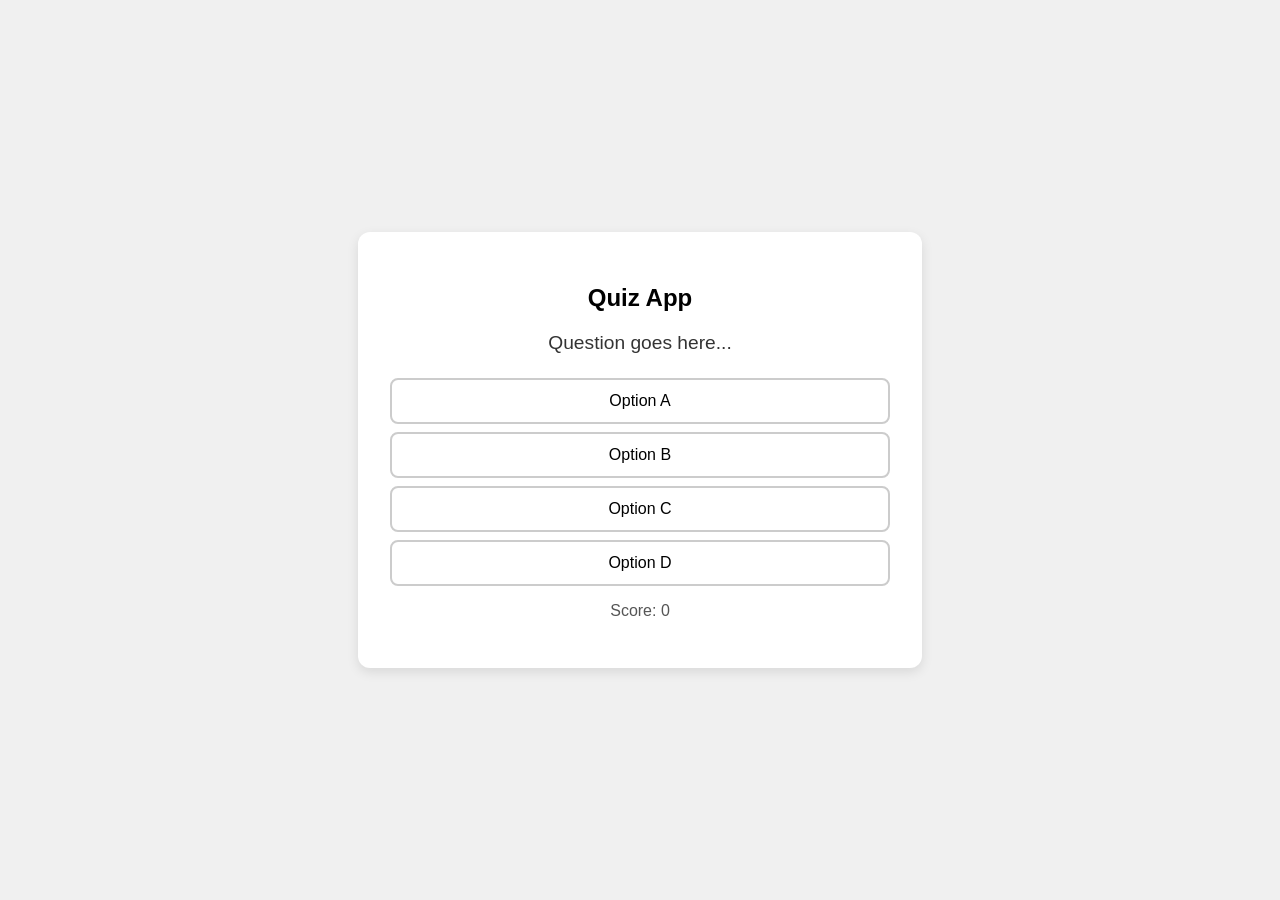
<file: starter_code/quiz_app.html>
<!DOCTYPE html>
<html lang="en">
<head>
  <meta charset="UTF-8">
  <meta name="viewport" content="width=device-width, initial-scale=1.0">
  <title>Quiz App</title>
  <style>
    body {
      font-family: Arial, sans-serif;
      display: flex;
      justify-content: center;
      align-items: center;
      min-height: 100vh;
      margin: 0;
      background-color: #f0f0f0;
    }

    #quiz-container {
      background: white;
      padding: 2rem;
      border-radius: 12px;
      max-width: 500px;
      width: 100%;
      box-shadow: 0 4px 12px rgba(0,0,0,0.1);
      text-align: center;
    }

    #question-text {
      font-size: 1.2rem;
      margin-bottom: 1.5rem;
      color: #333;
    }

    .option-btn {
      display: block;
      width: 100%;
      padding: 0.75rem;
      margin: 0.5rem 0;
      font-size: 1rem;
      border: 2px solid #ccc;
      border-radius: 8px;
      background: white;
      cursor: pointer;
      transition: background 0.2s;
    }

    .option-btn:hover {
      background: #f0f0f0;
    }

    #score-display {
      font-size: 1rem;
      color: #555;
      margin-top: 1rem;
    }

    #result-screen {
      display: none;
    }

    /* TODO: Add styles for correct/incorrect feedback */
    /* TODO: Add styles for result screen */
  </style>
</head>
<body>

  <div id="quiz-container">

    <!-- Question Screen -->
    <div id="question-screen">
      <h2>Quiz App</h2>
      <p id="question-text">Question goes here...</p>

      <!-- Option Buttons -->
      <button class="option-btn" onclick="checkAnswer(0)">Option A</button>
      <button class="option-btn" onclick="checkAnswer(1)">Option B</button>
      <button class="option-btn" onclick="checkAnswer(2)">Option C</button>
      <button class="option-btn" onclick="checkAnswer(3)">Option D</button>

      <p id="score-display">Score: 0</p>
    </div>

    <!-- Result Screen -->
    <div id="result-screen">
      <h2>Quiz Complete! 🎉</h2>
      <p id="final-score">Your score: 0</p>
      <button onclick="restartQuiz()">Play Again</button>
    </div>

  </div>

  <script>
    // TODO: Add your questions here as an array of objects
    var questions = [
      {
        question: "What does HTML stand for?",
        options: [
          "Hyper Text Markup Language",
          "High Tech Modern Language",
          "Hyper Transfer Markup Language",
          "Home Tool Markup Language"
        ],
        correct: 0
      }
      // TODO: Add more questions here
    ];

    var currentQuestion = 0;
    var score = 0;

    // TODO: Write displayQuestion() function
    function displayQuestion() {
      // Show current question and options
    }

    // TODO: Write checkAnswer() function
    function checkAnswer(selectedIndex) {
      // Check if selected answer is correct
      // Update score
      // Move to next question
    }

    // TODO: Write showResults() function
    function showResults() {
      // Hide question screen
      // Show result screen with final score
    }

    // TODO: Write restartQuiz() function
    function restartQuiz() {
      // Reset score and question index
      // Show question screen again
    }

    // Start quiz
    displayQuestion();
  </script>

</body>
</html>
</file>
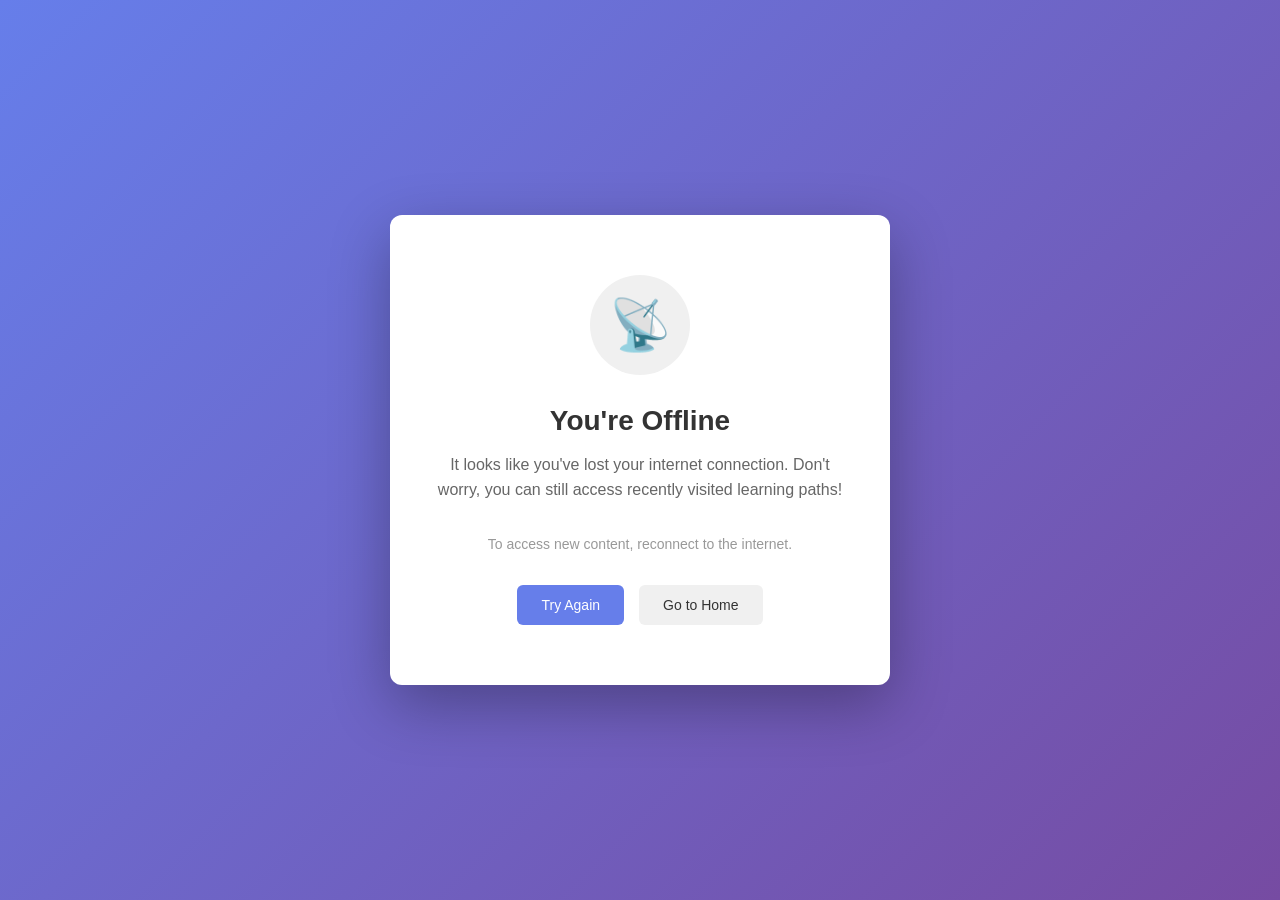
<file: static/offline.html>
<!DOCTYPE html>
<html lang="en">
<head>
    <meta charset="UTF-8">
    <meta name="viewport" content="width=device-width, initial-scale=1.0">
    <title>You're Offline - DevPath</title>
    <style>
        * {
            margin: 0;
            padding: 0;
            box-sizing: border-box;
        }

        body {
            font-family: -apple-system, BlinkMacSystemFont, 'Segoe UI', Roboto, Oxygen, Ubuntu, Cantarell, sans-serif;
            background: linear-gradient(135deg, #667eea 0%, #764ba2 100%);
            min-height: 100vh;
            display: flex;
            align-items: center;
            justify-content: center;
            padding: 20px;
        }

        .offline-container {
            background: white;
            border-radius: 12px;
            padding: 60px 40px;
            max-width: 500px;
            width: 100%;
            box-shadow: 0 20px 60px rgba(0, 0, 0, 0.3);
            text-align: center;
        }

        .offline-icon {
            width: 100px;
            height: 100px;
            margin: 0 auto 30px;
            background: #f0f0f0;
            border-radius: 50%;
            display: flex;
            align-items: center;
            justify-content: center;
            font-size: 50px;
        }

        h1 {
            color: #333;
            font-size: 28px;
            margin-bottom: 15px;
        }

        .message {
            color: #666;
            font-size: 16px;
            line-height: 1.6;
            margin-bottom: 30px;
        }

        .cached-content {
            background: #f9f9f9;
            border-left: 4px solid #667eea;
            padding: 20px;
            margin-bottom: 30px;
            text-align: left;
            border-radius: 4px;
        }

        .cached-content h3 {
            color: #333;
            font-size: 14px;
            margin-bottom: 10px;
        }

        .cached-links {
            list-style: none;
        }

        .cached-links li {
            padding: 8px 0;
            border-bottom: 1px solid #eee;
        }

        .cached-links li:last-child {
            border-bottom: none;
        }

        .cached-links a {
            color: #667eea;
            text-decoration: none;
            font-size: 14px;
        }

        .cached-links a:hover {
            text-decoration: underline;
        }

        .action-buttons {
            display: flex;
            gap: 15px;
            justify-content: center;
        }

        button {
            padding: 12px 24px;
            border: none;
            border-radius: 6px;
            font-size: 14px;
            cursor: pointer;
            transition: all 0.3s ease;
        }

        .btn-primary {
            background: #667eea;
            color: white;
        }

        .btn-primary:hover {
            background: #5568d3;
            transform: translateY(-2px);
            box-shadow: 0 5px 15px rgba(102, 126, 234, 0.4);
        }

        .btn-secondary {
            background: #f0f0f0;
            color: #333;
        }

        .btn-secondary:hover {
            background: #e0e0e0;
        }

        @media (max-width: 600px) {
            .offline-container {
                padding: 40px 20px;
            }

            h1 {
                font-size: 24px;
            }

            .action-buttons {
                flex-direction: column;
            }

            button {
                width: 100%;
            }
        }
    </style>
</head>
<body>
    <div class="offline-container">
        <div class="offline-icon">📡</div>
        <h1>You're Offline</h1>
        <p class="message">
            It looks like you've lost your internet connection.
            Don't worry, you can still access recently visited learning paths!
        </p>

        <div class="cached-content" id="cachedPaths" style="display: none;">
            <h3>Recently Visited Paths</h3>
            <ul class="cached-links" id="cachedLinksList">
                <!-- Populated by JavaScript -->
            </ul>
        </div>

        <p class="message" style="font-size: 14px; margin-bottom: 30px; color: #999;">
            To access new content, reconnect to the internet.
        </p>

        <div class="action-buttons">
            <button class="btn-primary" onclick="location.reload()">Try Again</button>
            <button class="btn-secondary" onclick="goHome()">Go to Home</button>
        </div>
    </div>

    <script>
        // Load cached paths from localStorage
        function loadCachedPaths() {
            var cached = localStorage.getItem('devpath_cached_paths');
            if (cached) {
                var paths = JSON.parse(cached);
                if (paths.length > 0) {
                    var container = document.getElementById('cachedPaths');
                    var list = document.getElementById('cachedLinksList');

                    list.innerHTML = '';
                    paths.forEach(function(path) {
                        var li = document.createElement('li');
                        var a = document.createElement('a');
                        a.href = path.url;
                        a.textContent = path.name;
                        li.appendChild(a);
                        list.appendChild(li);
                    });

                    container.style.display = 'block';
                }
            }
        }

        function goHome() {
            window.location.href = '/';
        }

        // Initialize on page load
        document.addEventListener('DOMContentLoaded', loadCachedPaths);
    </script>
</body>
</html>
</file>
